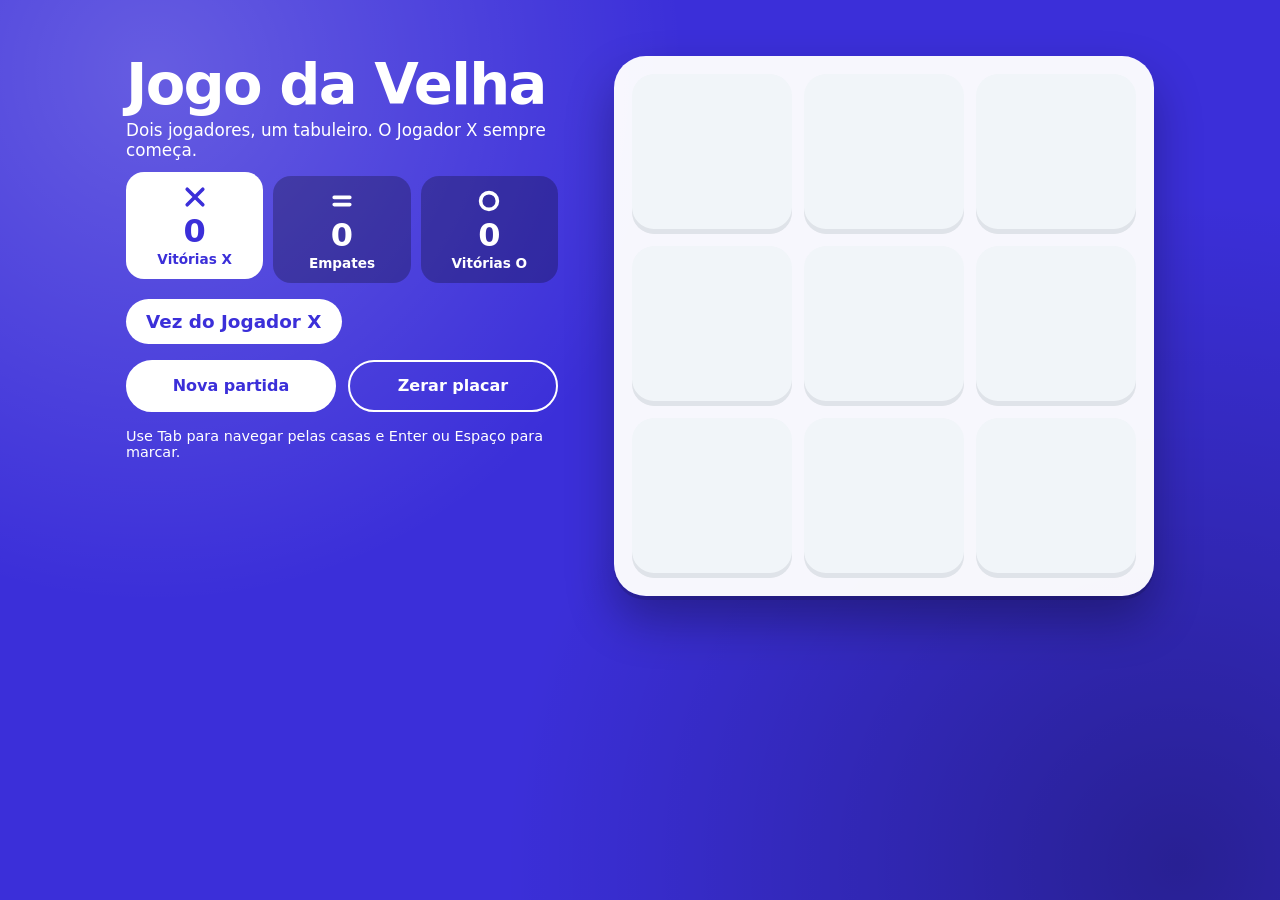
<file: index.html>
<!DOCTYPE html>
<html lang="pt-BR">
<head>
  <meta charset="UTF-8">
  <meta name="viewport" content="width=device-width, initial-scale=1">
  <title>Jogo da Velha</title>
  <link rel="stylesheet" href="styles.css">
</head>
<body data-theme="x">
  <main class="app">
    <header class="head">
      <h1>Jogo da Velha</h1>
      <p>Dois jogadores, um tabuleiro. O Jogador X sempre começa.</p>
    </header>

    <section class="scoreboard" aria-label="Placar da sessão">
      <div class="score score--x" id="badge-x">
        <svg class="score__icon" viewBox="0 0 100 100" aria-hidden="true"><path d="M24 24L76 76M76 24L24 76"/></svg>
        <strong class="score__value" id="score-x">0</strong>
        <span class="score__label">Vitórias X</span>
      </div>
      <div class="score score--draw">
        <svg class="score__icon" viewBox="0 0 100 100" aria-hidden="true"><path d="M24 38H76M24 62H76"/></svg>
        <strong class="score__value" id="score-draws">0</strong>
        <span class="score__label">Empates</span>
      </div>
      <div class="score score--o" id="badge-o">
        <svg class="score__icon" viewBox="0 0 100 100" aria-hidden="true"><circle cx="50" cy="50" r="28"/></svg>
        <strong class="score__value" id="score-o">0</strong>
        <span class="score__label">Vitórias O</span>
      </div>
    </section>

    <p id="status" class="status" role="status" aria-live="polite"></p>

    <div class="stage">
      <div class="board-area">
        <div id="board" class="board" role="group" aria-label="Tabuleiro do jogo da velha"></div>
        <svg class="win-line" viewBox="0 0 3 3" aria-hidden="true">
          <line id="win-line" x1="0" y1="0" x2="0" y2="0" pathLength="1"/>
        </svg>
      </div>
    </div>

    <div class="actions">
      <button type="button" id="btn-new" class="btn btn--primary">Nova partida</button>
      <button type="button" id="btn-reset" class="btn btn--secondary">Zerar placar</button>
    </div>

    <p class="hint">Use Tab para navegar pelas casas e Enter ou Espaço para marcar.</p>
    <noscript><p class="hint">Este jogo precisa de JavaScript ativado para funcionar.</p></noscript>
  </main>

  <script src="app.js"></script>
</body>
</html>
</file>
<file: styles.css>
/* ==========================================================
   Jogo da Velha — visual "duelo de cores"
   A página inteira assume a cor do jogador da vez.
   Todos os pares texto/fundo respeitam contraste >= 4.5:1.
   ========================================================== */
:root {
  --x: #3b2fd9;          /* índigo */
  --o: #c01f58;          /* framboesa */
  --draw: #334155;
  --ink: #0f172a;
  --tile: #f1f5f9;
  --win-bg: #bbf7d0;
  --win-line: #15803d;
  --win-ink: #14532d;
  --focus: #fde047;
  --font: "Segoe UI", system-ui, -apple-system, "Helvetica Neue", Arial, sans-serif;
}

*, *::before, *::after { box-sizing: border-box; }

body {
  margin: 0;
  min-height: 100vh;
  min-height: 100dvh;
  font-family: var(--font);
  color: #fff;
  background-color: var(--bg, var(--x));
  background-image:
    radial-gradient(circle at 12% 8%, rgba(255, 255, 255, 0.22), transparent 38%),
    radial-gradient(circle at 92% 96%, rgba(0, 0, 0, 0.32), transparent 46%);
  background-attachment: fixed;
  transition: background-color 0.45s ease;
}
body[data-theme="x"] { --bg: var(--x); }
body[data-theme="o"] { --bg: var(--o); }
body[data-theme="draw"] { --bg: var(--draw); }

/* ---------- Layout ---------- */
.app {
  display: grid;
  gap: 16px;
  width: 100%;
  max-width: 520px;
  margin: 0 auto;
  padding: 24px 16px 40px;
  grid-template-areas: "head" "score" "status" "stage" "actions" "hint";
}
.head { grid-area: head; }
.scoreboard { grid-area: score; }
.status { grid-area: status; }
.stage { grid-area: stage; }
.actions { grid-area: actions; }
.hint { grid-area: hint; }

.head h1 {
  margin: 0 0 6px;
  font-family: "Segoe UI Black", "Arial Black", var(--font);
  font-size: clamp(2.2rem, 10vw, 3.6rem);
  font-weight: 900;
  letter-spacing: -0.03em;
  line-height: 1;
}
.head p { margin: 0; font-size: 1.05rem; }

/* ---------- Placar ---------- */
.scoreboard { display: grid; grid-template-columns: repeat(3, 1fr); gap: 10px; }
.score {
  display: grid;
  justify-items: center;
  gap: 2px;
  padding: 10px 4px 12px;
  border-radius: 18px;
  background: rgba(0, 0, 0, 0.26);
  transition: background-color 0.3s ease, color 0.3s ease, transform 0.3s ease;
}
.score__icon {
  width: 30px;
  height: 30px;
  fill: none;
  stroke: currentColor;
  stroke-width: 12;
  stroke-linecap: round;
}
.score__value { font-size: 2rem; line-height: 1.1; font-variant-numeric: tabular-nums; }
.score__label { font-size: 0.85rem; font-weight: 600; }
/* Jogador da vez: cartão branco com a cor do tema */
.score.is-active { background: #fff; color: var(--bg); transform: translateY(-4px); }

/* ---------- Status ---------- */
.status {
  margin: 0;
  padding: 12px 20px;
  justify-self: center;
  text-align: center;
  font-size: 1.15rem;
  font-weight: 800;
  background: #fff;
  border-radius: 999px;
}
.status--x { color: var(--x); }
.status--o { color: var(--o); }
.status--won { background: var(--win-bg); color: var(--win-ink); }
.status--draw { background: #e2e8f0; color: var(--ink); }

/* ---------- Tabuleiro ---------- */
.stage {
  padding: 12px;
  background: rgba(255, 255, 255, 0.96);
  border-radius: 32px;
  box-shadow: 0 24px 48px rgba(0, 0, 0, 0.3), 0 4px 0 rgba(0, 0, 0, 0.12);
}
.board-area { position: relative; width: 100%; aspect-ratio: 1; }
.board { position: absolute; inset: 0; display: grid; grid-template-columns: repeat(3, 1fr); }

.cell {
  position: relative;
  display: grid;
  place-items: center;
  min-width: 0;
  min-height: 0;
  padding: 0;
  color: var(--ink);
  background: transparent;
  border: 0;
  font: inherit;
  cursor: pointer;
}
.cell::before {
  content: "";
  position: absolute;
  inset: 6px;
  border-radius: 22px;
  background: var(--tile);
  box-shadow: inset 0 -5px 0 rgba(15, 23, 42, 0.08);
  transition: background-color 0.15s ease, transform 0.15s ease;
}
.board:not(.board--over) .cell--empty:hover::before { background: #e2e8f0; transform: scale(0.96); }

/* Pré-visualização da jogada ao pairar */
.board[data-turn="X"]:not(.board--over) .cell--empty:hover::after,
.board[data-turn="O"]:not(.board--over) .cell--empty:hover::after {
  position: relative;
  font-size: clamp(2.5rem, 15vw, 4.5rem);
  opacity: 0.28;
}
.board[data-turn="X"]:not(.board--over) .cell--empty:hover::after { content: "X"; color: var(--x); font-weight: 900; }
.board[data-turn="O"]:not(.board--over) .cell--empty:hover::after { content: "O"; color: var(--o); font-weight: 400; }

/* X e O são desenhados traço a traço (forma + cor, nunca só cor) */
.cell__svg {
  position: relative;
  width: 66%;
  height: 66%;
  overflow: visible;
  fill: none;
  stroke-linecap: round;
  stroke-width: 13;
  pointer-events: none;
}
.mark-x, .mark-o { display: none; }
.cell--x .mark-x, .cell--o .mark-o { display: inline; }
.mark-x { stroke: var(--x); }
.mark-o { stroke: var(--o); stroke-width: 11; }
.mark-x line, .mark-o { stroke-dasharray: 1; stroke-dashoffset: 0; }
.cell--x .mark-x line { animation: draw 0.28s ease-out backwards; }
.cell--x .mark-x line:nth-child(2) { animation-delay: 0.14s; }
.cell--o .mark-o { animation: draw 0.45s ease-out backwards; }
@keyframes draw { from { stroke-dashoffset: 1; } }

/* Trinca vencedora: casas verdes, selo ✓ e traço riscando o tabuleiro */
.cell--win::before { background: var(--win-bg); }
.cell--win::after {
  content: "✓";
  position: absolute;
  top: 12px;
  right: 16px;
  font-size: 1.1rem;
  font-weight: 900;
  color: var(--win-ink);
}
.win-line { position: absolute; inset: 0; width: 100%; height: 100%; pointer-events: none; }
.win-line line {
  stroke: var(--win-line);
  stroke-width: 0.1;
  stroke-linecap: round;
  stroke-dasharray: 1;
  stroke-dashoffset: 1;
  opacity: 0;
}
.win-line line.is-on {
  opacity: 0.92;
  stroke-dashoffset: 0;
  transition: stroke-dashoffset 0.5s ease 0.3s;
}
.board--over .cell { cursor: default; }

@keyframes shake {
  0%, 100% { transform: translateX(0); }
  25% { transform: translateX(-7px); }
  75% { transform: translateX(7px); }
}
.shake { animation: shake 0.3s ease-in-out; }

/* ---------- Botões ---------- */
.actions { display: flex; flex-wrap: wrap; gap: 12px; }
.btn {
  flex: 1 1 140px;
  min-height: 52px;
  padding: 12px 20px;
  font: inherit;
  font-weight: 800;
  border: 2px solid #fff;
  border-radius: 999px;
  cursor: pointer;
  transition: background-color 0.15s ease, color 0.15s ease, transform 0.05s ease;
}
.btn:active { transform: translateY(1px); }
.btn--primary { background: #fff; color: var(--bg); }
.btn--primary:hover { background: #e2e8f0; }
.btn--secondary { background: transparent; color: #fff; }
.btn--secondary:hover { background: rgba(0, 0, 0, 0.25); }

.hint { margin: 0; font-size: 0.9rem; text-align: center; }

/* ---------- Foco por teclado ---------- */
.btn:focus-visible { outline: 4px solid var(--focus); outline-offset: 3px; }
.cell:focus-visible { outline: 4px solid var(--ink); outline-offset: -8px; border-radius: 26px; }

@media (prefers-reduced-motion: reduce) {
  *, *::before, *::after { animation: none !important; transition: none !important; }
}

/* ---------- Responsividade: 360px → desktop ---------- */
@media (min-width: 900px) {
  .app {
    max-width: 1060px;
    padding-top: 56px;
    align-content: start;
    align-items: start;
    column-gap: 56px;
    grid-template-columns: minmax(300px, 1fr) minmax(400px, 540px);
    grid-template-areas:
      "head stage"
      "score stage"
      "status stage"
      "actions stage"
      "hint stage"
      ".   stage";
  }
  .status { justify-self: start; }
  .hint { text-align: left; }
}
</file>
